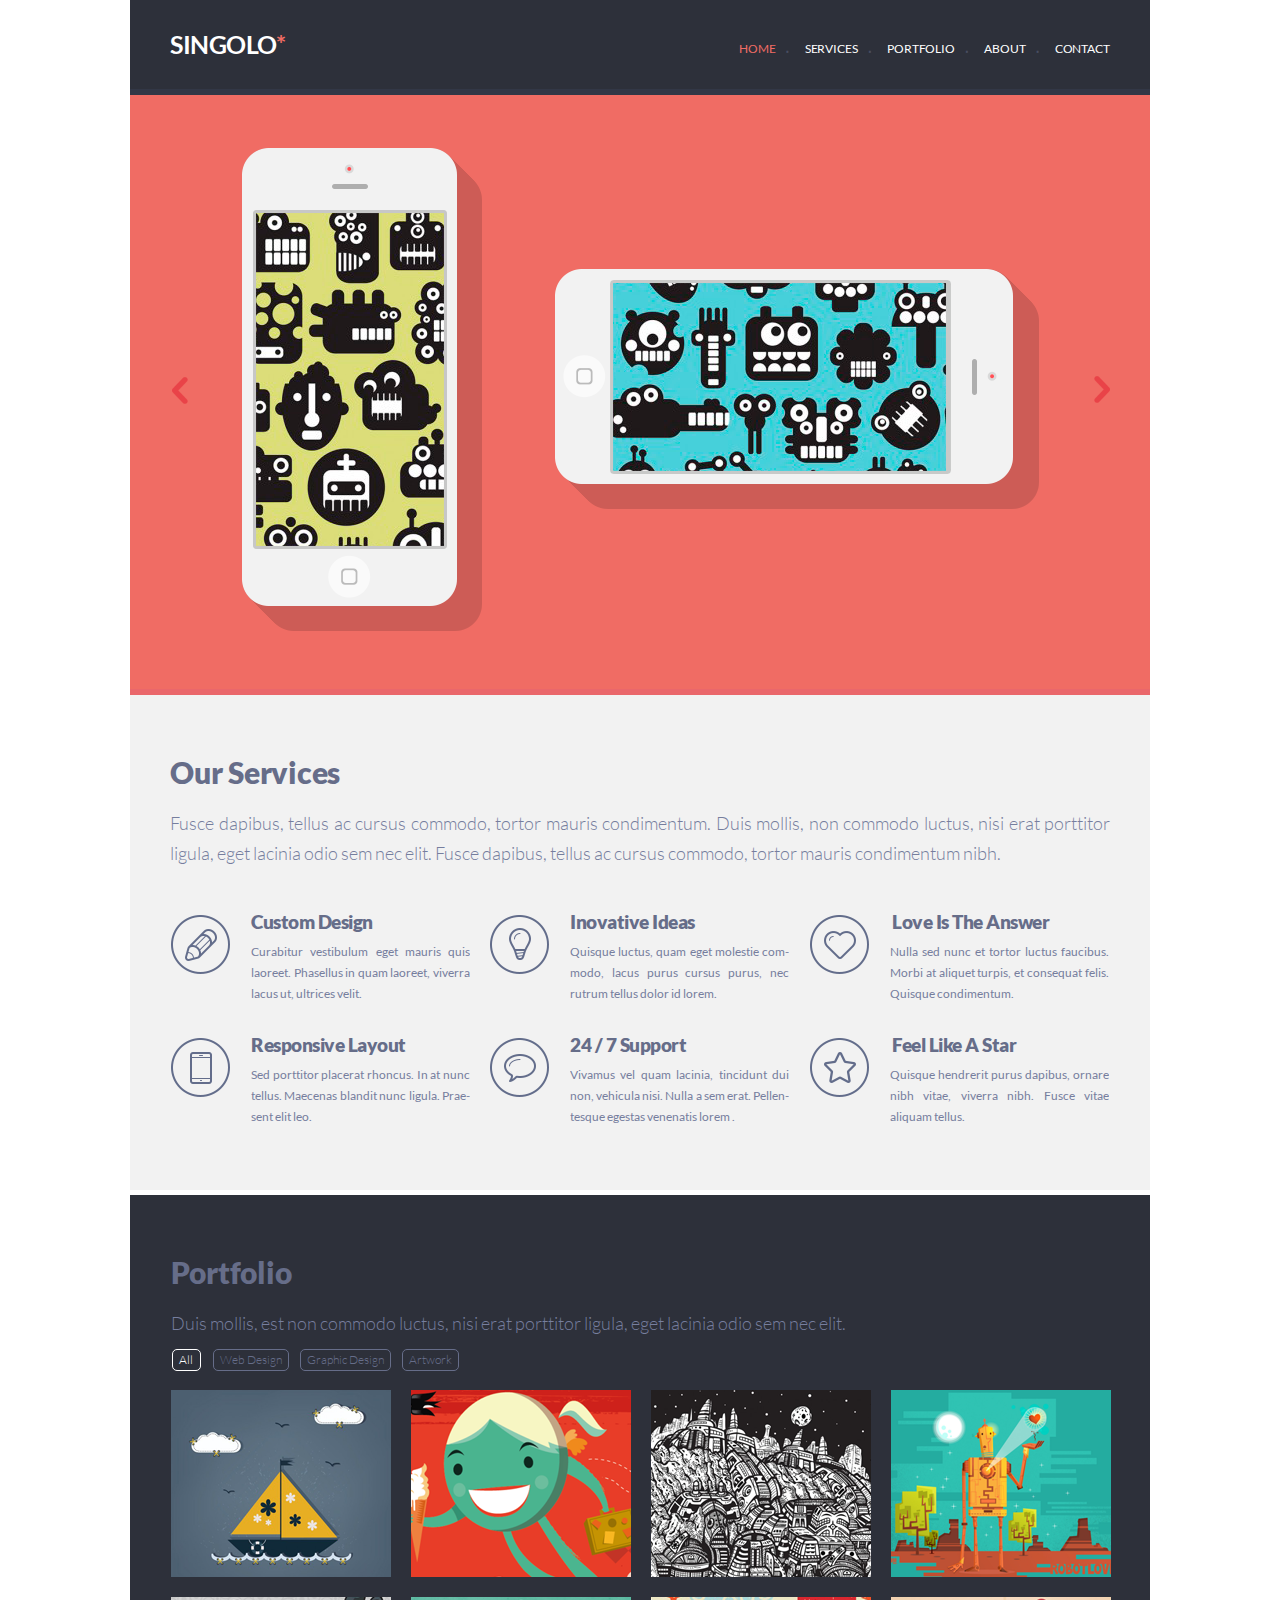
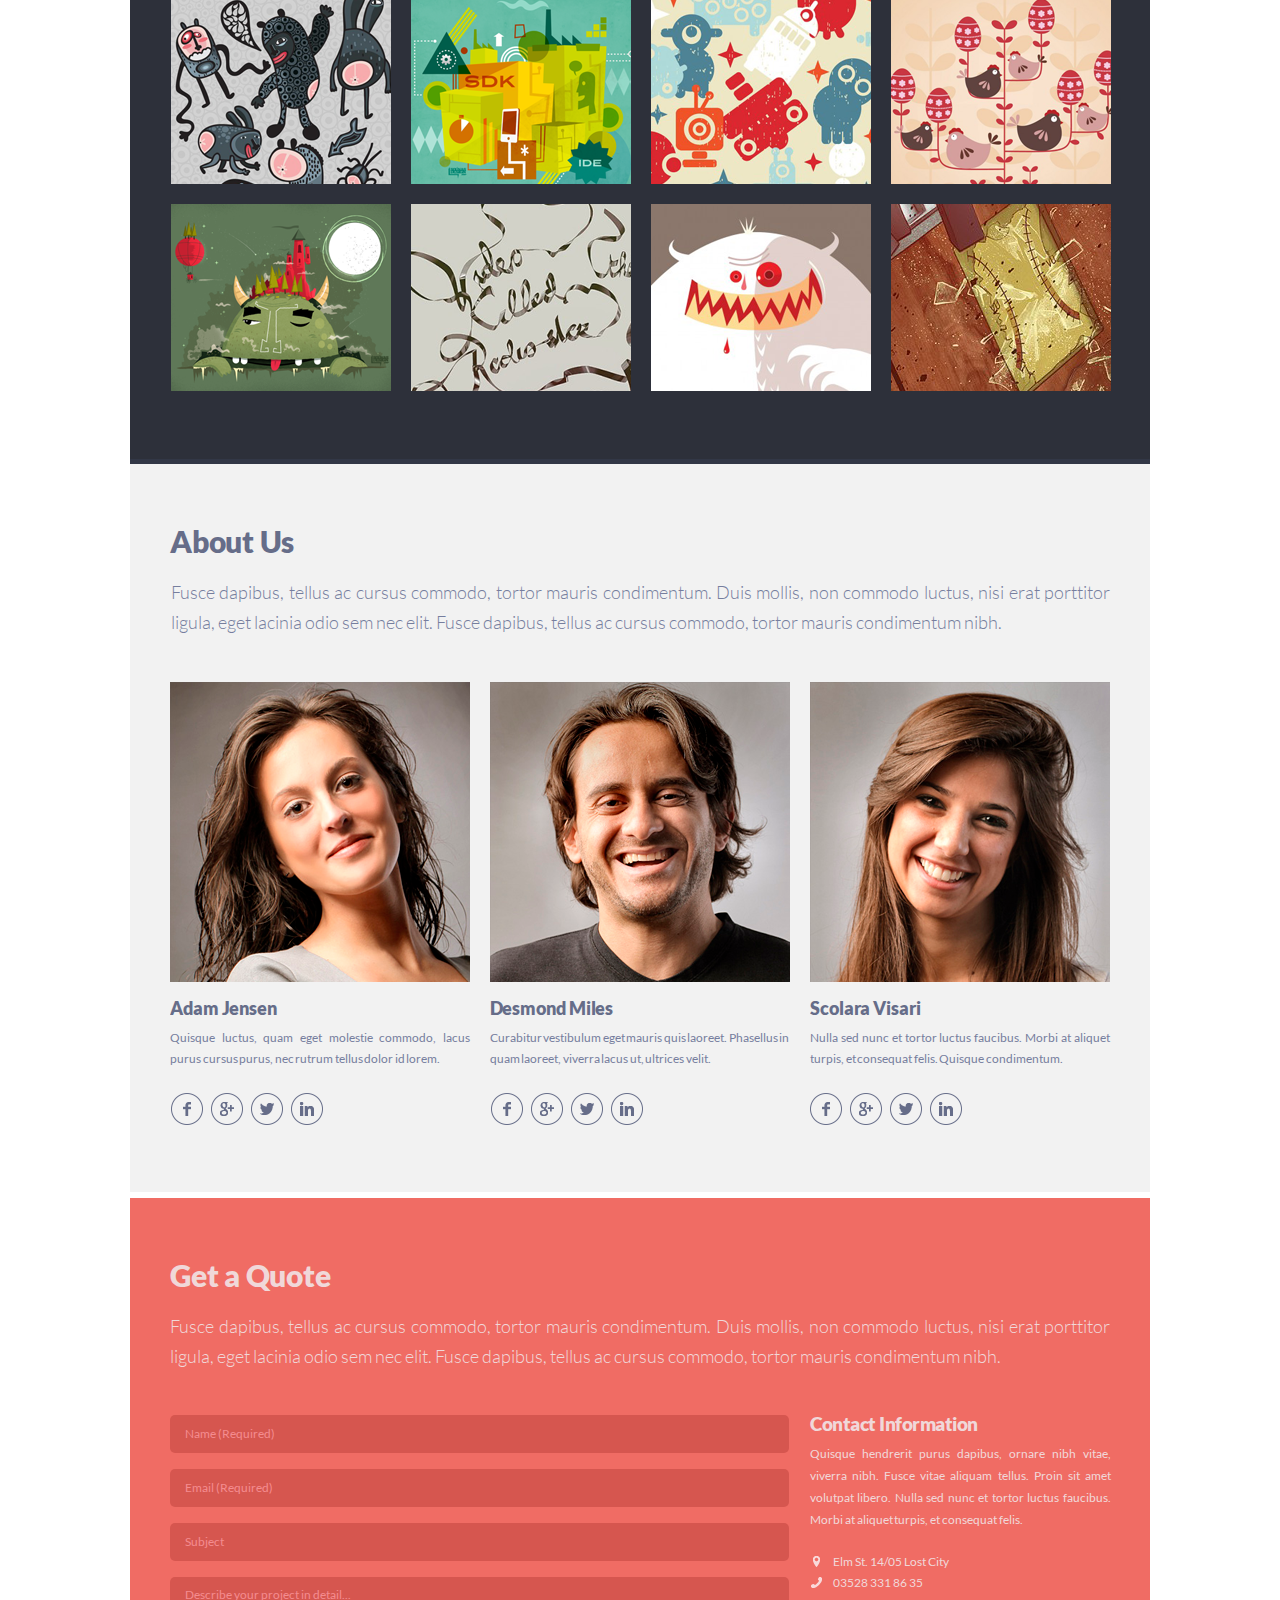
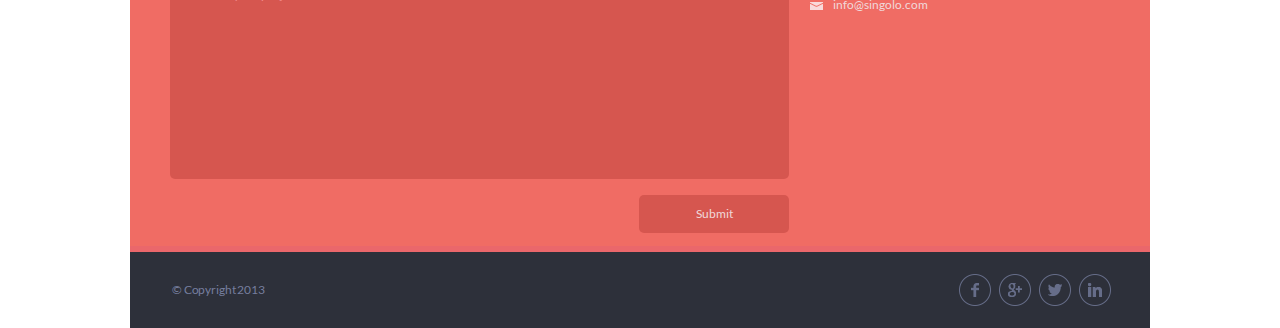
<file: index.html>
<!DOCTYPE html>
<html lang="en">
<head>
    <meta charset="UTF-8">
    <meta name="viewport" content="width=device-width, initial-scale=1.0">
    <link rel="stylesheet" href="fonts.css">
    <link rel="stylesheet" href="style.css">
    <title>Singolo</title>
</head>
<body>
    <!--SINGOLO 1-->
    <header class="header">
            <h1 class="logo" id="home">SINGOLO<span>*</span></h1>
        <nav class="header_navigation">
            <ul class="navigation_list">
                <li><a class="colored" href="#home">HOME</a></li>
                <li><a href="#services">SERVICES</a></li>
                <li><a href="#portfolio">PORTFOLIO</a></li>
                <li><a href="#about">ABOUT</a></li>
                <li><a href="#contact">CONTACT</a></li>
            </ul>
        </nav>
    </header>
    <main>
    <section class="slider">
        <div class="arrow arrow_left"><a href="#"></a></div>
        <div class="slide_1">
            <div class="vertical_phone">
                <div class="vertical_image"></div>
                <div class="phone_button button1"></div>
            </div>
            <div class="horisontal_phone">
                <div class="phone_button button2"></div>
                <div class="horisontal_image"></div>
            </div>
        </div>
        <div class="slide_2">
        </div>
        <div class="arrow arrow_right"><a href="#"></a></div>
    </section>
    <section class="services" id="services">
            <h2>Our Services</h2>
            <p>Fusce dapibus, tellus ac cursus commodo, tortor mauris condimentum. Duis mollis, 
                non commodo luctus, nisi erat porttitor ligula, eget lacinia odio sem nec elit. Fusce dapibus, 
                tellus ac cursus commodo, tortor mauris condimentum nibh.</p>
        <div class="layout-3-column">
            <div class="services_item">
                <div class="image pen"></div>
                <div class="right_side">
                    <h3>Custom Design</h3>
                    <p>Curabitur vestibulum eget mauris quis laoreet. Phasellus in quam laoreet, viverra lacus ut, ultrices velit.</p>
                </div>
            </div>
            <div class="services_item">
                <div class="image bulb"></div>
                <div class="right_side">
                    <h3>Inovative Ideas</h3>
                    <p>Quisque luctus, quam eget molestie com&shy;modo, lacus purus cursus purus, nec rutrum tellus dolor id lorem.</p>
                </div>
            </div>
            <div class="services_item">
                <div class="image heart"></div>
                <div class="right_side">
                    <h3>Love Is The Answer</h3>
                    <p>Nulla sed nunc et tortor luctus faucibus. Morbi at aliquet turpis, et consequat felis. Quisque condimentum.</p>
                </div>
            </div>
            <div class="services_item">
                <div class="image phone"></div>
                <div class="right_side">
                    <h3>Responsive Layout</h3>
                    <p>Sed porttitor placerat rhoncus. In at nunc tellus. Maecenas blandit nunc ligula. Prae&shy;sent elit leo.</p>
                </div>
            </div>
            <div class="services_item">
                <div class="image bubble"></div>
                <div class="right_side">
                    <h3>24 / 7 Support</h3>
                    <p>Vivamus vel quam lacinia, tincidunt dui non, vehicula nisi. Nulla a sem erat. Pellen&shy;tesque egestas venenatis lorem .</p>
                </div>
            </div>
            <div class="services_item">
                <div class="image star"></div>
                <div class="right_side">
                    <h3>Feel Like A Star</h3>
                    <p>Quisque hendrerit purus dapibus, ornare nibh vitae, viverra nibh. Fusce vitae aliquam tellus.</p>
                </div>
            </div>
        </div>
    </section>

    <!--SINGOLO 2-->

    <section class="portfolio" id="portfolio">
        <div class="portfolio_container">
            <h2>Portfolio</h2>
            <p>Duis mollis, est non commodo luctus, nisi erat porttitor ligula, eget lacinia odio sem nec elit.</p>
                <div class="pictures_options">
                    <p class="selected">All</p>
                    <p>Web Design</p>
                    <p>Graphic Design</p>
                    <p>Artwork</p>
                </div>
            <div class="portfolio_pictures">
                <div class="picture picture_1"></div>
                <div class="picture picture_2"></div>
                <div class="picture picture_3"></div>
                <div class="picture picture_4"></div>
                <div class="picture picture_5"></div>
                <div class="picture picture_6"></div>
                <div class="picture picture_7"></div>
                <div class="picture picture_8"></div>
                <div class="picture picture_9"></div>
                <div class="picture picture_10"></div>
                <div class="picture picture_11"></div>
                <div class="picture picture_12"></div>
            </div>
        </div>
    </section>
    <section class="about_us" id="about">
        <div class="about_us_container">
            <h2>About Us</h2>
            <p>Fusce dapibus, tellus ac cursus commodo, tortor mauris condimentum. 
                Duis mollis, non commodo luctus, nisi erat porttitor ligula, eget 
                lacinia odio sem nec elit. Fusce dapibus, tellus ac cursus commodo, 
                tortor mauris condimentum nibh.</p>
            <div class="employee_block">
                <div class="employee">
                    <div class="photo adam"></div>
                    <h3>Adam Jensen</h3>
                    <p>Quisque luctus, quam eget molestie commodo, 
                        lacus purus cursus purus, nec rutrum tellus dolor id lorem.</p>
                    <div class="social_networks">
                        <ul class="networks_links">
                            <li><a href="#"><img src="assets/img/about_us_icons/facebook.svg" alt="fb"></a></li>
                            <li><a href="#"><img src="assets/img/about_us_icons/google.svg" alt=""></a></li>
                            <li><a href="#"><img src="assets/img/about_us_icons/twitter.svg" alt=""></a></li>
                            <li><a href="#"><img src="assets/img/about_us_icons/linkedin.svg" alt=""></a></li>
                        </ul>
                    </div>
                </div>
                <div class="employee">
                    <div class="photo desmond"></div>
                    <h3>Desmond Miles</h3>
                    <p>Curabitur vestibulum eget mauris quis laoreet. Phasellus in 
                        quam laoreet, viverra lacus ut, ultrices velit.</p>
                    <div class="social_networks">
                        <ul class="networks_links">
                            <li><a href="#"><img src="assets/img/about_us_icons/facebook.svg" alt="fb"></a></li>
                            <li><a href="#"><img src="assets/img/about_us_icons/google.svg" alt=""></a></li>
                            <li><a href="#"><img src="assets/img/about_us_icons/twitter.svg" alt=""></a></li>
                            <li><a href="#"><img src="assets/img/about_us_icons/linkedin.svg" alt=""></a></li>
                        </ul>
                    </div>
                </div>
                <div class="employee">
                    <div class="photo scolara"></div>
                    <h3>Scolara Visari</h3>
                    <p>Nulla sed nunc et tortor luctus faucibus. Morbi at 
                        aliquet turpis, et consequat felis. Quisque condimentum.</p>
                    <div class="social_networks">
                        <ul class="networks_links">
                            <li><a href="#"><img src="assets/img/about_us_icons/facebook.svg" alt="fb"></a></li>
                            <li><a href="#"><img src="assets/img/about_us_icons/google.svg" alt=""></a></li>
                            <li><a href="#"><img src="assets/img/about_us_icons/twitter.svg" alt=""></a></li>
                            <li><a href="#"><img src="assets/img/about_us_icons/linkedin.svg" alt=""></a></li>
                        </ul>
                    </div>
                </div>
            </div>
        </div>
    </section>

    <!--SINGOLO 3-->

    <section class="feedback_form" id="contact">
        <div class="feedback_form_container">
                <h2>Get a Quote</h2>
                <p>Fusce dapibus, tellus ac cursus commodo, tortor mauris condimentum. Duis mollis, non commodo luctus, nisi erat porttitor ligula, eget lacinia odio sem nec elit. Fusce dapibus, tellus ac cursus commodo, tortor mauris condimentum nibh.</p>
            <div class="contacts_block">
                <form action="">
                    <input type="text" name="name" id="name" placeholder="Name (Required)" required>
                    <input type="email" name="email" id="email" placeholder="Email (Required)" required>
                    <input type="text" name="subject" id="subject" placeholder="Subject">
                    <textarea name="project_describe" id="describe" cols="30" rows="12" placeholder="Describe your project in detail..."></textarea>
                    <input type="submit" value="Submit"> 
                </form>
                <div class="contact_information">
                    <h3>Contact Information</h3>
                    <p>Quisque hendrerit purus dapibus, ornare nibh vitae, viver&shy;ra nibh. Fusce vitae aliquam tellus. Proin sit amet volutpat libero. Nulla sed nunc et tortor luctus faucibus. Morbi at aliquet turpis, et consequat felis.</p>
                    <div class="contacts">
                        <div class="contact_images">
                            <img src="assets/img/location.png" alt="loc" width="7" height="11">
                            <img src="assets/img/phone2.png" alt="phone" width="11" height="11">
                            <img src="assets/img/mail.png" alt="mail" width="13" height="8">
                        </div>
                        <div class="contact_links">
                            <a href="#">Elm St. 14/05 Lost City</a>
                            <a href="tel:+035283318635">03528 331 86 35</a>
                            <a href="mailto:info@singolo.com">info@singolo.com</a>
                        </div>
                    </div>
                </div>
            </div>
        </div>
    </section>
    <footer>
        <p class="copyright">&copy; Copyright 2013</p>
        <ul class="networks_links">
            <li><a href="#"><img src="assets/img/about_us_icons/facebook.svg" alt="fb"></a></li>
            <li><a href="#"><img src="assets/img/about_us_icons/google.svg" alt="google"></a></li>
            <li><a href="#"><img src="assets/img/about_us_icons/twitter.svg" alt="twitter"></a></li>
            <li><a href="#"><img src="assets/img/about_us_icons/linkedin.svg" alt="linkedin"></a></li>
        </ul>
    </footer>
    </main>
    <script src="script.js"></script>
</body>
</html>
</file>
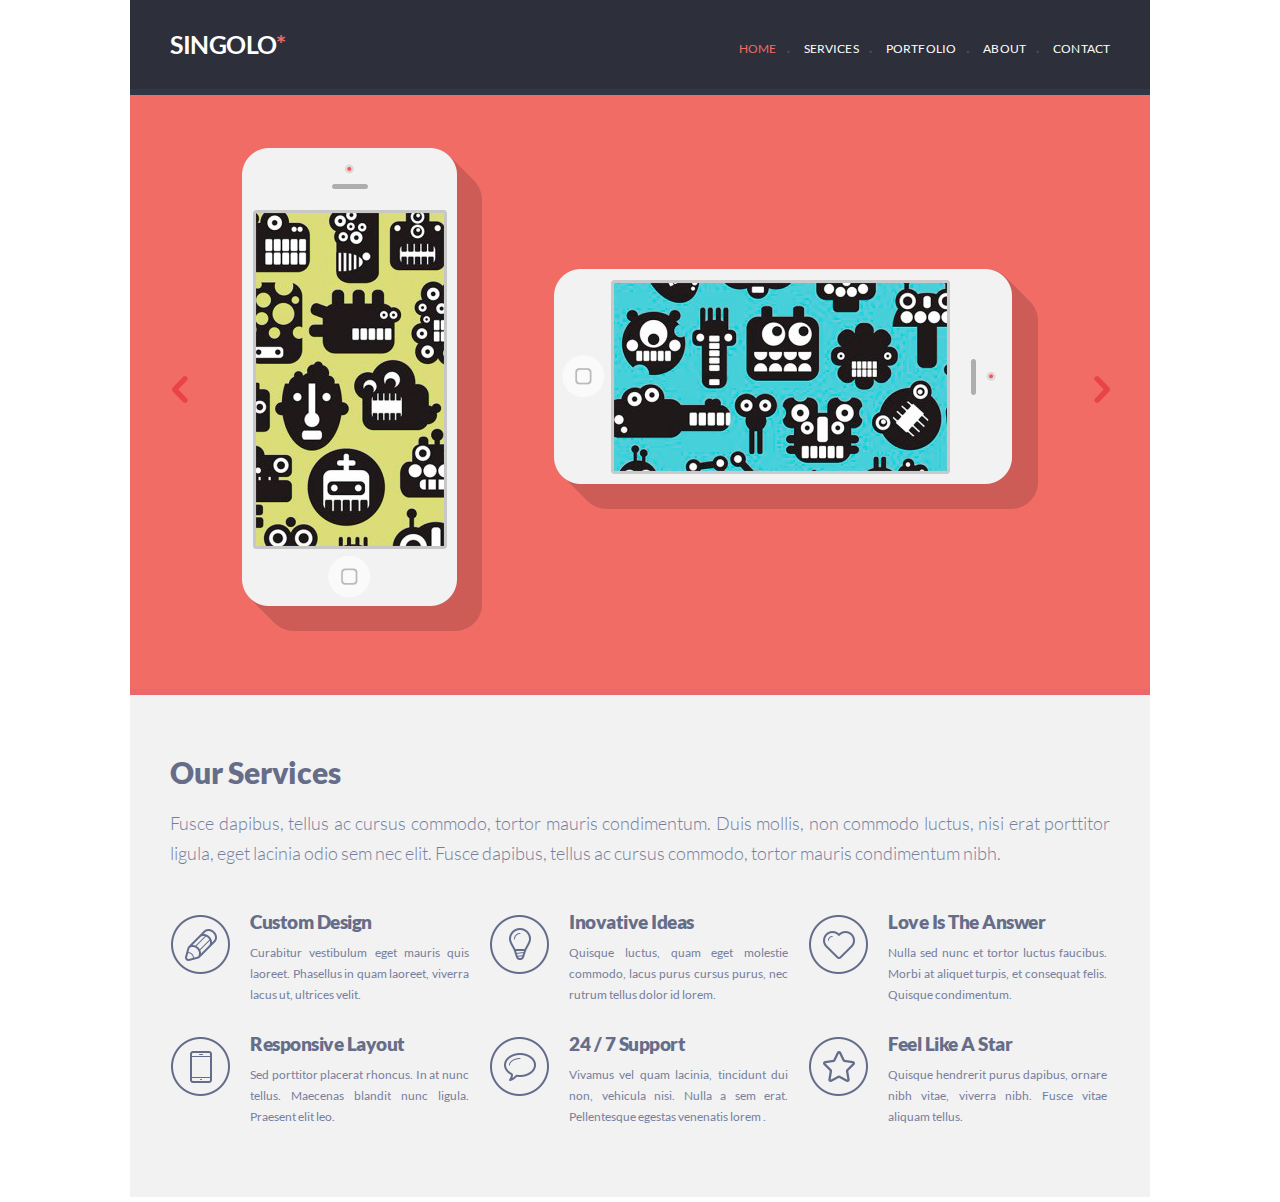
<file: singolo1.html>
<!DOCTYPE html>
<html lang="en">
<head>
    <meta charset="UTF-8">
    <meta name="viewport" content="width=device-width, initial-scale=1.0">
    <link rel="stylesheet" href="fonts.css">
    <link rel="stylesheet" href="singolo1.css">
    <title>Singolo 1</title>
</head>
<body>
    <header class="header">
            <h1 class="logo">SINGOLO<span>*</span></h1>
        <nav class="header_navigation">
            <ul class="navigation_list">
                <li><a class="colored" href="#">HOME</a></li>
                <li><a href="#">SERVICES</a></li>
                <li><a href="#">PORTFOLIO</a></li>
                <li><a href="#">ABOUT</a></li>
                <li><a href="#">CONTACT</a></li>
            </ul>
        </nav>
    </header>
    <main>
    <section class="slider">
        <div class="arrow_left"><a href="#"></a></div>
        <div class="vertical_phone">
            <div class="vertical_image"></div>
        </div>
        <div class="horisontal_phone">
            <div class="horisontal_image"></div>
        </div>
        <div class="arrow_right"><a href="#"></a></div>
    </section>

    <section class="services">
            <h2>Our Services</h2>
            <p>Fusce dapibus, tellus ac cursus commodo, tortor mauris condimentum. Duis mollis, 
                non commodo luctus, nisi erat porttitor ligula, eget lacinia odio sem nec elit. Fusce dapibus, 
                tellus ac cursus commodo, tortor mauris condimentum nibh.</p>
        <div class="layout-3-column">
            <div class="services_item">
                <div class="image pen"></div>
                <div class="right_side">
                    <h3>Custom Design</h3>
                    <p>Curabitur vestibulum eget mauris quis laoreet. Phasellus in quam laoreet, viverra lacus ut, ultrices velit.</p>
                </div>
            </div>
            <div class="services_item">
                <div class="image bulb"></div>
                <div class="right_side">
                    <h3>Inovative Ideas</h3>
                    <p>Quisque luctus, quam eget molestie commodo, lacus purus cursus purus, nec rutrum tellus dolor id lorem.</p>
                </div>
            </div>
            <div class="services_item">
                <div class="image heart"></div>
                <div class="right_side">
                    <h3>Love Is The Answer</h3>
                    <p>Nulla sed nunc et tortor luctus faucibus. Morbi at aliquet turpis, et consequat felis. Quisque condimentum.</p>
                </div>
            </div>
            <div class="services_item">
                <div class="image phone"></div>
                <div class="right_side">
                    <h3>Responsive Layout</h3>
                    <p>Sed porttitor placerat rhoncus. In at nunc tellus. Maecenas blandit nunc ligula. Praesent elit leo.</p>
                </div>
            </div>
            <div class="services_item">
                <div class="image bubble"></div>
                <div class="right_side">
                    <h3>24 / 7 Support</h3>
                    <p>Vivamus vel quam lacinia, tincidunt dui non, vehicula nisi. Nulla a sem erat. Pellentesque egestas venenatis lorem .</p>
                </div>
            </div>
            <div class="services_item">
                <div class="image star"></div>
                <div class="right_side">
                    <h3>Feel Like A Star</h3>
                    <p>Quisque hendrerit purus dapibus, ornare nibh vitae, viverra nibh. Fusce vitae aliquam tellus.</p>
                </div>
            </div>
        </div>
    </section>
    </main>
</body>
</html>
</file>
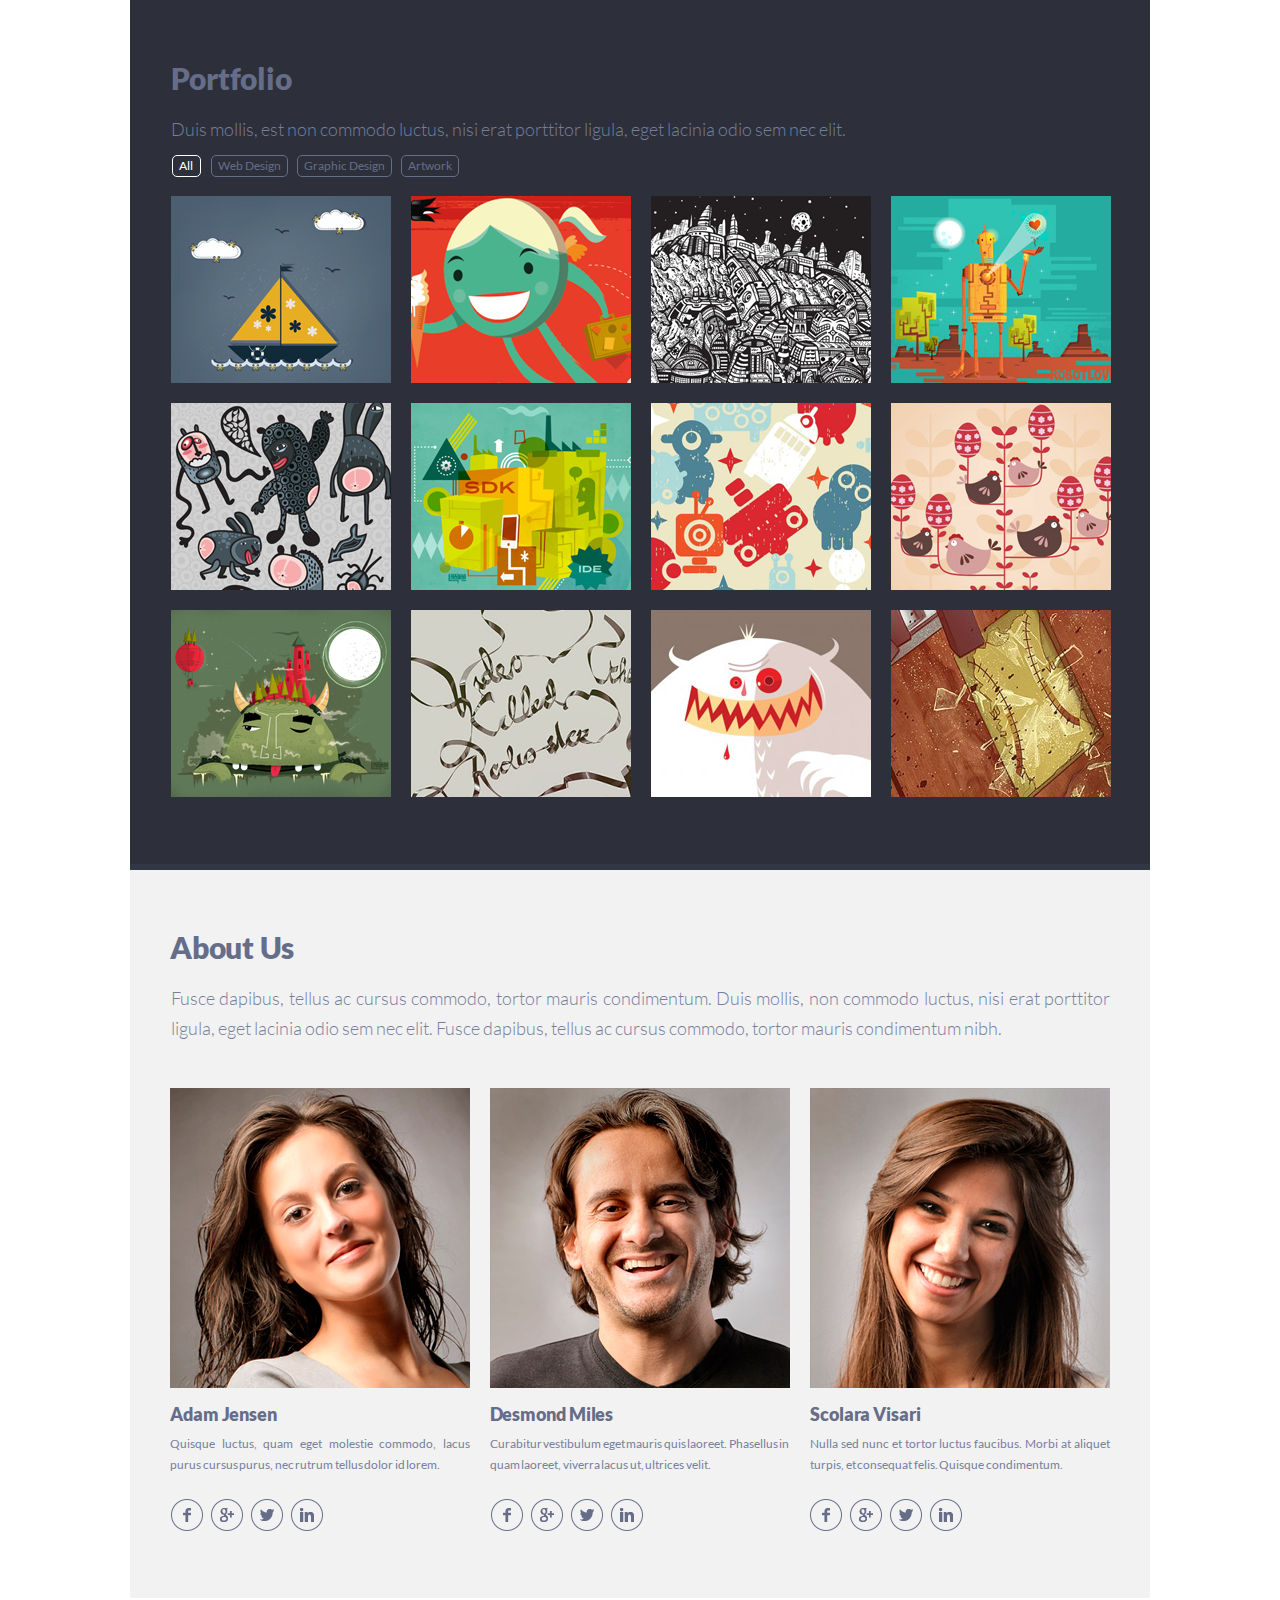
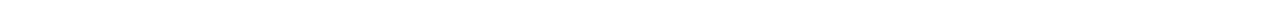
<file: singolo2.html>
<!DOCTYPE html>
<html lang="en">
<head>
    <meta charset="UTF-8">
    <meta name="viewport" content="width=device-width, initial-scale=1.0">
    <link rel="stylesheet" href="singolo2.css">
    <link rel="stylesheet" href="fonts.css">
    <title>Singolo 2</title>
</head>
<body>
    <section class="portfolio">
    <div class="portfolio_container">
        <h2>Portfolio</h2>
        <p>Duis mollis, est non commodo luctus, nisi erat porttitor ligula, eget lacinia odio sem nec elit.</p>
            <div class="pictures_options">
                <a href="#">All</a>
                <a href="#">Web Design</a>
                <a href="#">Graphic Design</a>
                <a href="#">Artwork</a>
            </div>
        <div class="portfolio_pictures">
            <div class="picture picture_1"></div>
            <div class="picture picture_2"></div>
            <div class="picture picture_3"></div>
            <div class="picture picture_4"></div>
            <div class="picture picture_5"></div>
            <div class="picture picture_6"></div>
            <div class="picture picture_7"></div>
            <div class="picture picture_8"></div>
            <div class="picture picture_9"></div>
            <div class="picture picture_10"></div>
            <div class="picture picture_11"></div>
            <div class="picture picture_12"></div>
            <!--Добавил еще картинок, чтобы показать, что они не отображаются-->
            <div class="picture picture_13"></div>
            <div class="picture picture_14"></div>
        </div>
    </div>
    </section>
    <section class="about_us">
    <div class="about_us_container">
        <h2>About Us</h2>
        <p>Fusce dapibus, tellus ac cursus commodo, tortor mauris condimentum. 
            Duis mollis, non commodo luctus, nisi erat porttitor ligula, eget 
            lacinia odio sem nec elit. Fusce dapibus, tellus ac cursus commodo, 
            tortor mauris condimentum nibh.</p>
        <div class="employee_block">
            <div class="employee">
                <div class="photo adam"></div>
                <h3>Adam Jensen</h3>
                <p>Quisque luctus, quam eget molestie commodo, 
                    lacus purus cursus purus, nec rutrum tellus dolor id lorem.</p>
                <div class="social_networks">
                    <ul class="networks_links">
                        <li><a href="#"><img src="assets/img/about_us_icons/facebook.svg" alt="fb"></a></li>
                        <li><a href="#"><img src="assets/img/about_us_icons/google.svg" alt=""></a></li>
                        <li><a href="#"><img src="assets/img/about_us_icons/twitter.svg" alt=""></a></li>
                        <li><a href="#"><img src="assets/img/about_us_icons/linkedin.svg" alt=""></a></li>
                    </ul>
                </div>
            </div>
            <div class="employee">
                <div class="photo desmond"></div>
                <h3>Desmond Miles</h3>
                <p>Curabitur vestibulum eget mauris quis laoreet. Phasellus in 
                    quam laoreet, viverra lacus ut, ultrices velit.</p>
                <div class="social_networks">
                    <ul class="networks_links">
                        <li><a href="#"><img src="assets/img/about_us_icons/facebook.svg" alt="fb"></a></li>
                        <li><a href="#"><img src="assets/img/about_us_icons/google.svg" alt=""></a></li>
                        <li><a href="#"><img src="assets/img/about_us_icons/twitter.svg" alt=""></a></li>
                        <li><a href="#"><img src="assets/img/about_us_icons/linkedin.svg" alt=""></a></li>
                    </ul>
                </div>
            </div>
            <div class="employee">
                <div class="photo scolara"></div>
                <h3>Scolara Visari</h3>
                <p>Nulla sed nunc et tortor luctus faucibus. Morbi at 
                    aliquet turpis, et consequat felis. Quisque condimentum.</p>
                <div class="social_networks">
                    <ul class="networks_links">
                        <li><a href="#"><img src="assets/img/about_us_icons/facebook.svg" alt="fb"></a></li>
                        <li><a href="#"><img src="assets/img/about_us_icons/google.svg" alt=""></a></li>
                        <li><a href="#"><img src="assets/img/about_us_icons/twitter.svg" alt=""></a></li>
                        <li><a href="#"><img src="assets/img/about_us_icons/linkedin.svg" alt=""></a></li>
                    </ul>
                </div>
            </div>
        </div>
    </div>
    </section>
</body>
</html>
</file>
<file: fonts.css>
@font-face {
    font-family: 'Lato Black';
    src: url("./assets/fonts/Lato-Black.ttf") format('truetype');
    font-weight: normal;
    font-style: normal;
  }
  
  @font-face {
    font-family: 'Lato Bold';
    src: url("./assets/fonts/Lato-Bold.ttf") format('truetype');
    font-weight: normal;
    font-style: normal;
  }
  
  @font-face {
    font-family: 'Lato Regular';
    src: url("./assets/fonts/Lato-Regular.ttf") format('truetype');
    font-weight: normal;
    font-style: normal;
  }
  
  @font-face {
    font-family: 'Lato Light';
    src: url("./assets/fonts/Lato-Light.ttf") format('truetype');
    font-weight: normal;
    font-style: normal;
  }
</file>
<file: style.css>
html {
    scroll-behavior: smooth;
}

h1, h2, h3 {
    margin: 0;
}

h2 {
    font-family: 'Lato Black', sans-serif;
    font-size: 30px;
    letter-spacing: -0.23px;
    color: #666d89;
}

p {
    margin: 0;
    font-family: 'Lato Light', sans-serif;
    font-size: 18px;
    color: #767e9e;
}

body {
    max-width: 1020px;
    margin: 0 auto;
    font-family: 'Lato Regular', sans-serif;
    font-size: 16px;
}

header {
    display: flex;
    align-items: center;
    width: 100%;
    height: 89px;
    border-bottom: #323746 solid 6px;
    background-color: #2d303a;
}

/*SINGOLO 1*/

.navigation_list {
    display: flex;
    flex-direction: row;
    justify-content: space-between;
    width: 371px;
    height: 12px;
}

.navigation_list li {
    margin-top: -2px;
    list-style-type: none;
    
}

.navigation_list li a:hover {
    color: #f06b70;
    cursor: pointer;
}

.navigation_list li a.colored {
   color: #f06c64;
}

.navigation_list li a {
    color: #FFF;
    text-decoration: none;
    letter-spacing: -0.1px;
    font-size: 12px;
    line-height: 5px;
}

.navigation_list li:not(:last-child)::after {
    position: absolute;
    content: "\2219";
    font-size: 20px;
    color: #494e62;
    margin-left: 9px;
  }

.logo {
    width: 115px;
    height: 20px;
    margin-left: 40px;
    font-family: 'Lato Bold', sans-serif;
    font-size: 25px;
    line-height: 3px;
    color: #FFF;
    padding-right: 414px;
    padding-top: 16px;
    letter-spacing: -0.5px;
}

.logo span{
    color: #f06c64;
}

/*SLIDER*/
.slider {
    width: 100%;
    height: 594px;
    border-bottom: #ea676b solid 6px;
    background-color: #f06c64;
    display: flex;
    align-items: center;
}

.slide_1 {
    width: 900px;
    height: 594px;
    border-bottom: #ea676b solid 6px;
    background-color: #f06c64;
    display: flex;
    flex-direction: row;
    align-items: center;    
    margin-top: 6px;
}

.slide_2 {
    width: 900px;
    height: 594px;
    border-bottom: #ea676b solid 6px;
    background: #f06c64 url('assets/img/slide2cut.jpg');
    display: flex;
    flex-direction: row;
    justify-content: space-around;
    align-items: center;
    margin-top: 6px;
    display: none;
}

.arrow_left {
    background: url('assets/img/chev.png') no-repeat;
    width: 16px;
    height: 27px;
    margin-left: 42px;
    margin-bottom: 3px;
}

.vertical_phone {
    background: url('assets/img/iphone_vertical.png') no-repeat;
    width: 242px;
    height: 486px;
    margin-left: 54px;
    margin-bottom: 2px;
    display: flex;
    flex-direction: column;
    align-items: center;
}

.vertical_image {
    width: 194px;
    height: 339px;
    background: url('assets/img/screen1.png') no-repeat;
    margin-left: 11px;
    margin-top: 62px;
    padding-right: 37px;
}

.horisontal_phone {
    background: url('assets/img/iphone_horisontal.png') no-repeat;
    height: 242px;
    width: 486px;
    margin-bottom: 4px;
    margin-left: 71px;
    display: flex;
    align-items: center;
}

.horisontal_image {
    width: 339px;
    height: 194px;
    background: url('assets/img/screen2.png') no-repeat;
    padding-bottom: 26px;
}

.button1 {
    margin-right: 28px;
    margin-top: 7px;
}

.button2 {
    margin-bottom: 28px;
    margin-left: 9px;
    margin-right: 6px;
}

.phone_button {
    width: 40px;
    height: 40px;
    border-radius: 50%;
    cursor: pointer;
}

.arrow_right {
    background: url('assets/img/chev2.png') no-repeat;
    width: 16px;
    height: 27px;
    margin-left: 6px;
    margin-bottom: 5px;
}

.arrow_right:hover {
    background: url('assets/img/chev2h.png') no-repeat;
    cursor: pointer;
}

.arrow_left:hover {
    background: url('assets/img/chevh.png') no-repeat;
    cursor: pointer;
}

/*SERVICES*/
.services {
    width: 100%;
    height: 495px;
    background-color: #f2f2f2;
    border-bottom: #FFF solid 5px;
    
}

.services>h2 {
    padding-top: 59px;
    padding-left: 40px;
    margin-bottom: 18px;
    font-size: 30px;
}
.services>p {
    font-family: 'Lato Light', sans-serif;
    font-size: 18px;
    text-align: justify;
    line-height: 30px;
    padding-left: 40px;
    margin-right: 40px;
    color: #767e9e;
}

.layout-3-column {
    width: 1000px;
    height: 246px;
    margin-top: 43px;
    margin-left: 41px;
    display: flex;
    flex-wrap: wrap;
}

.services_item {
    width: 302px;
    height: 89px;
    display: flex;
    flex-direction: row;
    margin-right: 17px;
}

/*РОВНЯЮ БЛОК OUR SERVICES под перфект пиксель*/
.services_item:nth-child(2) {
    padding-right: 1px;
}

.services_item:nth-child(5) {
    padding-right: 1px;
}

.services_item:nth-child(3n) .image {
    padding-right: 21px;
}

.services_item:nth-child(3n) h3 {
padding-left: 2px;
}
/* --------------------------------------------*/

.right_side {
    width: 219px;
}

.right_side p {
    text-align: justify;
    font-size: 12px;
    color: #767e9e;
    line-height: 21px;
    font-family: 'Lato Regular', sans-serif;
    /*Убираем лишний текст, выходящий за рамки блока*/
    display: -webkit-box;
    -webkit-line-clamp: 3;
    -webkit-box-orient: vertical;
    overflow: hidden;
    /*----------------------------------------------*/
}

.right_side h3 {
    font-family: "Lato Black", sans-serif;
    letter-spacing: -0.5px;
    color: #666d89;
    margin-bottom: 8px;
}

.services_item>.image {
    width: 59px;
    height: 59px;
    padding-right: 21px;
    margin-top: 4px;
}

.pen {
    background: url('assets/img/pen.png') no-repeat;
}

.bulb {
    background: url('assets/img/bulb.png') no-repeat;
}

.heart {
    background: url('assets/img/heart.png') no-repeat;
}

.phone {
    background: url('assets/img/phone.png') no-repeat;
}

.bubble {
    background: url('assets/img/bubble.png') no-repeat;
}

.star {
    background: url('assets/img/star.png') no-repeat;
}

/*---------*/
/*SINGOLO 2*/
/*---------*/

.portfolio {
    width: 100%;
    height: 864px;
    background-color: #2d303a;
    border-bottom: #323746 solid 5px;
    display: flex;
    justify-content: center;
}

.portfolio_container {
    padding-left: 3px;
    width: 942px;
    height: 732px;
    padding-top: 59px;
}

.portfolio_container>p {
    margin-top: 22px;
    margin-bottom: 15px;
}

.pictures_options {
    margin-left: 1px;
    width: 287px;
    height: 22px;
    display: flex;
    flex-direction: row;
    justify-content: space-between;
}

.pictures_options>p {
    border: #666d89 solid 1px;
    border-radius: 5px;
    font-size: 12px;
    text-align: center;
    color: #666d89;
    padding: 2px 6px;
}

.pictures_options p:hover {
    color: #FFF;
    border: #fff solid 1px;
    cursor: pointer;
}

.pictures_options>p:first-child {
    padding-right: 7px;
    margin-right: 1px;
}

.pictures_options>p.selected {
    color: #fff;
    border: #fff solid 1px;
}

.portfolio_pictures {
    width: 940px;
    height: 603px;
    display: flex;
    flex-direction: row;
    justify-content: space-between;
    flex-wrap: wrap;
    margin-top: 19px;
}

/*СКРЫВАТЬ КАРТИНКИ ПОСЛЕ 12*/
.picture:nth-child(12)~.picture{
    display: none;
}

.active_picture {
    border: #F06C64 solid 5px;
}

.picture {
    width: 220px;
    height: 187px;
    margin-bottom: 20px;
    box-sizing: border-box;
}

.picture_1 {
    background: url('assets/img/portfolio/image1.png') no-repeat;
}

.picture_2 {
    background: url('assets/img/portfolio/image2.png') no-repeat;
}

.picture_3 {
    background: url('assets/img/portfolio/image3.png') no-repeat;
}

.picture_4 {
    background: url('assets/img/portfolio/image4.png') no-repeat;
}

.picture_5 {
    background: url('assets/img/portfolio/image5.png') no-repeat;
}

.picture_6 {
    background: url('assets/img/portfolio/image6.png') no-repeat;
}

.picture_7 {
    background: url('assets/img/portfolio/image7.png') no-repeat;
}

.picture_8 {
    background: url('assets/img/portfolio/image8.png') no-repeat;
}

.picture_9 {
    background: url('assets/img/portfolio/image9.png') no-repeat;
}

.picture_10 {
    background: url('assets/img/portfolio/image10.png') no-repeat;
}

.picture_11 {
    background: url('assets/img/portfolio/image11.png') no-repeat;
}

.picture_12 {
    background: url('assets/img/portfolio/image12.png') no-repeat;
}

/*About Us*/
.about_us {
    width: 100%;
    height: 728px;
    display: flex;
    justify-content: center;
    background-color: #f2f2f2;
    border-bottom: #FFFFFF solid 6px;
}

.about_us_container{
    width: 940px;
    height: 595px;
    padding-top: 59px;
}

.about_us_container>p {
    margin-top: 18px;
    margin-bottom: 45px;
    text-align: justify;
    line-height: 30px;
    margin-left: 1px;
}

.employee_block {
    width: 100%;
    height: 480px;
    display: flex;
    flex-direction: row;
    justify-content: space-between;
}

.employee {
    width: 300px;
    height: 490px;
    display: flex;
    flex-direction: column;
}

/* РОВНЯЮ, ЦЕНТРАЛЬНЫЙ БЛОК*/
.employee:nth-child(2) { 
    margin-left: -1px;
}
/* РОВНЯЮ, последний БЛОК ссылок*/
.employee:last-child .networks_links {
    margin-left: -1px;
}

.photo {
    width: 300px;
    height: 300px;
    padding-bottom: 15px;
}

.employee>h3 {
    font-size: 18px;
    font-family: 'Lato Black', sans-serif;
    color: #666d89;
    padding-bottom: 8px;
    letter-spacing: -0.1px;
    /*ИМЯ В ОДНУ СТРОКУ*/
    text-overflow: ellipsis; /*Добавляем точечки*/
    overflow: hidden; /* Обрезаем содержимое */
    white-space: nowrap; /* Отменяем перенос текста */
}

.employee>p {
    font-size: 12px;
    line-height: 21px;
    text-align: justify;
    padding-bottom: 7.5px;
    font-family: 'Lato Regular', sans-serif;
    word-spacing: -0.48px;
}

.networks_links {
    padding-left: 1px;
    width: 154px;
    display: flex;
    flex-direction: row;
    justify-content: start;
}

.networks_links li {
    list-style-type: none;
    margin-right: 8px;
    width: 32px;
    height: 32px;
    border: #666d89 solid 0px;
    border-radius: 50%;
}

.networks_links li:hover {
    background-color: #666d894f;
    cursor: pointer;
}

.adam {
    background: url('assets/img/employee_photo/photo_1.png') no-repeat;
}

.desmond {
    background: url('assets/img/employee_photo/photo_2.png') no-repeat;
}

.scolara {
    background: url('assets/img/employee_photo/photo_3.png') no-repeat;
}

/*---------*/
/*SINGOLO 3*/
/*---------*/


.feedback_form {
    width: 100%;
    height: 648px;
    background-color: #f06c64;
    border-bottom: #ea676b solid 6px;
}

.feedback_form_container {
    margin: auto;
    padding-top: 59px;
    width: 940px;
    height: 521px;
}

.feedback_form_container>h2 {
    color: #f0d8d9;
}

.feedback_form_container>p{
    margin-top: 18px;
    line-height: 30px;
    text-align: justify;
    color: #f0d8d9;
}

.contacts_block {
    display: flex;
    justify-content: space-between;
    width: 941px;
    height: 366px;
    margin-top: 42px;
}

form {
    display: flex;
    flex-direction: column;
    justify-content: space-between;
    width: 619px;
    height: 418px;
    padding-top: 2px;
}

input, textarea {
    padding: 11px 14.5px 12px;
    border-radius: 5px;
    border: none;
    font-size: 12px;
    font-family: 'Lato Regular', sans-serif;
    background-color: #d6564f;
    color: #f0d8d9;
    
}

input::-webkit-input-placeholder, textarea::-webkit-input-placeholder {
    color: #f48c8f;
}

textarea {
    resize:none;
    padding-top: 10px;
}

input[type="submit"] {
    margin-left: auto;
    width: 150px;
    cursor: pointer;
}

.contact_information {
    width: 303px;
    height: 202px;
    
}

.contact_information>p {
    color: #f0d8d9;
}

.contact_information>h3 {
    font-family: 'Lato Black', sans-serif;
    letter-spacing: -0.48px;
    padding-left: 2px;
    color: #f0d8d9;
}

.contact_information>p {
    font-family: 'Lato Regular', sans-serif;
    font-size: 12px;
    margin-top: 8px;
    line-height: 22px;
    padding-left: 2px;
    text-align: justify;
    word-spacing: -0.23px;
}

.contacts {
    margin-top: 23px;
    display: flex;
    justify-content: space-between;
    width: 147px;
    height: 50px;
}

.contact_images {
    margin-top: 2px;
    width: 17px;
    height: 100%;
    display: flex;
    flex-direction: column;
    align-items: center;
}

.contact_images img {
    padding-bottom: 10px;
}

.contact_images img:nth-child(2) {
    padding-bottom: 14px;
}


.contact_links {
    width: 122px;
    height: 100%;
    display: flex;
    flex-direction: column;
}

.contact_links a {
    text-decoration: none;
    color: #f0d8d9;
    font-size: 12px;
    padding-bottom: 6px;
}

.contact_links a:nth-child(2) {
    padding-bottom: 7px;
}

footer {
    width: 100%;
    height: 76px;
    background-color: #2d303a;
    color: #666d89;
    display: flex;
}

footer>.networks_links {
    padding-top: 6px;
}


.copyright {
    padding-top: 30px;
    padding-left: 42px;
    padding-right: 693px;
    font-size: 12px;
    font-family: 'Lato Regular', sans-serif;
    letter-spacing: -0.14px;
}
</file>
<file: singolo1.css>
h1, h2, h3 {
    margin: 0;
}

p {
    margin: 0;
}

body {
    max-width: 1020px;
    margin: 0 auto;
    font-family: 'Lato Regular', sans-serif;
    font-size: 16px;
}

header {
    display: flex;
    align-items: center;
    width: 100%;
    height: 89px;
    border-bottom: #323746 solid 6px;
    background-color: #2d303a;
}

ul.navigation_list {
    display: flex;
    flex-direction: row;
    justify-content: space-between;
    width: 371px;
    height: 12px;
}

.navigation_list li {
    margin-top: -2px;
    list-style-type: none;
    
}

.navigation_list li a:hover {
    color: #f06b70!important;
    cursor: pointer;
}

.navigation_list li a.colored {
   color: #f06c64;
}

.navigation_list li a {
    color: #FFF;
    text-decoration: none;
    letter-spacing: 0.1px;
    font-size: 12px;
    line-height: 5px;
}

.navigation_list li:not(:last-child)::after {
    position: absolute;
    content: "\2219";
    font-size: 20px;
    color: #494e62;
    margin-left: 9px;
  }

.logo {
    width: 115px;
    height: 20px;
    margin-left: 40px;
    font-family: 'Lato Bold', sans-serif;
    font-size: 25px;
    line-height: 7px;
    color: #FFF;
    margin-right: 414px;
    padding-top: 12px;
    letter-spacing: -0.5px;
}

.logo span{
    color: #f06c64;
}

/*SLIDER*/
.slider {
    width: 100%;
    height: 594px;
    border-bottom: #ea676b solid 6px;
    background-color: #f06c64;
    display: flex;
    flex-direction: row;
    justify-content: space-between;
    align-items: center;

}

.vertical_phone {
    background: url('assets/img/iphone_vertical.png') no-repeat;
    width: 242px;
    height: 486px;
    margin-right:15px;
    margin-bottom: 3px;
}

.vertical_image {
    width: 194px;
    height: 339px;
    background: url('assets/img/screen1.png') no-repeat;
    margin-left: 11px;
    margin-top: 62px;
}

.horisontal_phone {
    background: url('assets/img/iphone_horisontal.png') no-repeat;
    height: 242px;
    width: 486px;
    margin-bottom: 5px;
}

.horisontal_image {
    width: 339px;
    height: 194px;
    background: url('assets/img/screen2.png') no-repeat;
    margin-left: 57px;
    margin-top: 11px;
}

.arrow_left {
    background: url('assets/img/chev.png') no-repeat;
    width: 16px;
    height: 27px;
    margin-left: 42px;
    margin-bottom: 5px;
}

.arrow_right {
    background: url('assets/img/chev2.png') no-repeat;
    width: 16px;
    height: 27px;
    margin-right: 40px;
    margin-bottom: 5px;
}

.arrow_right:hover {
    background: url('assets/img/chev2h.png') no-repeat;
}

.arrow_left:hover {
    background: url('assets/img/chevh.png') no-repeat;
}


/*SERVICES*/
.services {
    width: 100%;
    height: 502px;
    background-color: #f2f2f2;
    border-bottom: #FFF solid 5px;
    
}

.services>h2 {
    font-family: 'Lato Black', sans-serif;
    letter-spacing: -0.2px;
    padding-top: 59px;
    padding-left: 40px;
    margin-bottom: 18px;
    font-size: 30px;
    color: #666d89;
}
.services>p {
    font-family: 'Lato Light', sans-serif;
    font-size: 18px;
    text-align: justify;
    line-height: 30px;
    padding-left: 40px;
    margin-right: 40px;
    color: #767e9e;
}

.layout-3-column {
    width: 950px;
    height: 210px;
    display: flex;
    flex-direction: row;
    display: flex;
    justify-content: space-between;
    flex-wrap: wrap;
    padding-left: 39px;
    margin-top: 47px;
}

.services_item {
    width: 310px;
    height: 87px;
    display: flex;
    flex-direction: row;
    padding-bottom: 35px;
    margin-left: 2px;
}

.right_side {
    width: 219px;
    margin-top: -5px;
}

.right_side p {
    text-align: justify;
    font-size: 12px;
    color: #767e9e;
    line-height: 21px;
}

.right_side h3 {
    font-family: "Lato Black", sans-serif;
    letter-spacing: -0.5px;
    color: #666d89;
    margin-top: 1px;
    margin-bottom: 9px;
}

.image {
    width: 59px;
    height: 59px;
    padding-right: 20px;
}

.pen {
    background: url('assets/img/pen.png') no-repeat;
}

.bulb {
    background: url('assets/img/bulb.png') no-repeat;
}

.heart {
    background: url('assets/img/heart.png') no-repeat;
}

.phone {
    background: url('assets/img/phone.png') no-repeat;
}

.bubble {
    background: url('assets/img/bubble.png') no-repeat;
}

.star {
    background: url('assets/img/star.png') no-repeat;
}
</file>
<file: singolo2.css>
h1, h2, h3 {
    margin: 0;
}

p {
    margin: 0;
    font-family: 'Lato Light', sans-serif;
    font-size: 18px;
    color: #767e9e;
}

body {
    max-width: 1020px;
    margin: 0 auto;
    font-family: 'Lato Regular', sans-serif;
    font-size: 16px;
}

h2 {
    font-family: 'Lato Black', sans-serif;
    font-size: 30px;
    letter-spacing: -0.23px;
    color: #666d89;
}

/*PORTFOLIO*/
.portfolio {
    width: 100%;
    height: 864px;
    background-color: #2d303a;
    border-bottom: #323746 solid 6px;
    display: flex;
    justify-content: center;
}

.portfolio_container {
    padding-left: 3px;
    width: 942px;
    height: 732px;
    padding-top: 60px;
}

.portfolio_container>p {
    margin-top: 22px;
    margin-bottom: 15px;
}

.pictures_options {
    margin-left: 1px;
    width: 287px;
    height: 22px;
    display: flex;
    flex-direction: row;
    justify-content: space-between;
}

.pictures_options>a {
    border: #666d89 solid 1px;
    border-radius: 5px;
    font-size: 12px;
    text-align: center;
    text-decoration: none;
    color: #666d89;
    padding: 2px 6px;
}

.pictures_options a:hover {
    color: #FFF;
    border: #fff solid 1px;
}

.pictures_options>a:first-child {
    color: #fff;
    border: #fff solid 1px;
    padding-right: 7px;
    margin-right: 1px;
}


.portfolio_pictures {
    width: 940px;
    height: 603px;
    display: flex;
    flex-direction: row;
    justify-content: space-between;
    flex-wrap: wrap;
    margin-top: 19px;
}

/*СКРЫВАТЬ КАРТИНКИ ПОСЛЕ 12*/
.picture:nth-child(12)~.picture{
    display: none;
}

.picture {
    width: 220px;
    height: 187px;
    margin-bottom: 20px;
}

.picture_1 {
    background: url('assets/img/portfolio/image1.png') no-repeat;
}

.picture_2 {
    background: url('assets/img/portfolio/image2.png') no-repeat;
}

.picture_3 {
    background: url('assets/img/portfolio/image3.png') no-repeat;
}

.picture_4 {
    background: url('assets/img/portfolio/image4.png') no-repeat;
}

.picture_5 {
    background: url('assets/img/portfolio/image5.png') no-repeat;
}

.picture_6 {
    background: url('assets/img/portfolio/image6.png') no-repeat;
}

.picture_7 {
    background: url('assets/img/portfolio/image7.png') no-repeat;
}

.picture_8 {
    background: url('assets/img/portfolio/image8.png') no-repeat;
}

.picture_9 {
    background: url('assets/img/portfolio/image9.png') no-repeat;
}

.picture_10 {
    background: url('assets/img/portfolio/image10.png') no-repeat;
}

.picture_11 {
    background: url('assets/img/portfolio/image11.png') no-repeat;
}

.picture_12 {
    background: url('assets/img/portfolio/image12.png') no-repeat;
}
/*Добавил картинки, чтобы показать, что они не отображаются*/
.picture_13 {
    background: url('assets/img/portfolio/image1.png') no-repeat;
}

.picture_14 {
    background: url('assets/img/portfolio/image2.png') no-repeat;
}

/*About Us*/
.about_us {
    width: 100%;
    height: 728px;
    display: flex;
    justify-content: center;
    background-color: #f2f2f2;
    border-bottom: #FFFFFF solid 6px;
}

.about_us_container{
    width: 940px;
    height: 595px;
    padding-top: 59px;
}

.about_us_container>p {
    margin-top: 18px;
    margin-bottom: 45px;
    text-align: justify;
    line-height: 30px;
    margin-left: 1px;
}

.employee_block {
    width: 100%;
    height: 480px;
    display: flex;
    flex-direction: row;
    justify-content: space-between;
}

.employee {
    width: 300px;
    height: 490px;
    display: flex;
    flex-direction: column;
}

/* РОВНЯЮ, ЦЕНТРАЛЬНЫЙ БЛОК*/
.employee:nth-child(2) { 
    margin-left: -1px;
}
/* РОВНЯЮ, последний БЛОК ссылок*/
.employee:last-child .networks_links {
    margin-left: -1px;
}

.photo {
    width: 300px;
    height: 300px;
    padding-bottom: 15px;
}

.employee>h3 {
    font-size: 18px;
    font-family: 'Lato Black', sans-serif;
    color: #666d89;
    padding-bottom: 8px;
    letter-spacing: -0.1px;
    /*ИМЯ В ОДНУ СТРОКУ*/
    text-overflow: ellipsis; /*Добавляем точечки*/
    overflow: hidden; /* Обрезаем содержимое */
    white-space: nowrap; /* Отменяем перенос текста */
}

.employee>p {
    font-size: 12px;
    line-height: 21px;
    text-align: justify;
    padding-bottom: 7.5px;
    font-family: 'Lato Regular', sans-serif;
    word-spacing: -0.48px;
}

.networks_links {
    padding-left: 1px;
    width: 154px;
    display: flex;
    flex-direction: row;
    justify-content: start;
}

.networks_links li {
    list-style-type: none;
    margin-right: 8px;
    width: 32px;
    height: 32px;
    border: #666d89 solid 0px;
    border-radius: 50%;
}

.networks_links li:hover {
    background-color: lightgray;
}

.adam {
    background: url('assets/img/employee_photo/photo_1.png') no-repeat;
}

.desmond {
    background: url('assets/img/employee_photo/photo_2.png') no-repeat;
}

.scolara {
    background: url('assets/img/employee_photo/photo_3.png') no-repeat;
}
</file>
